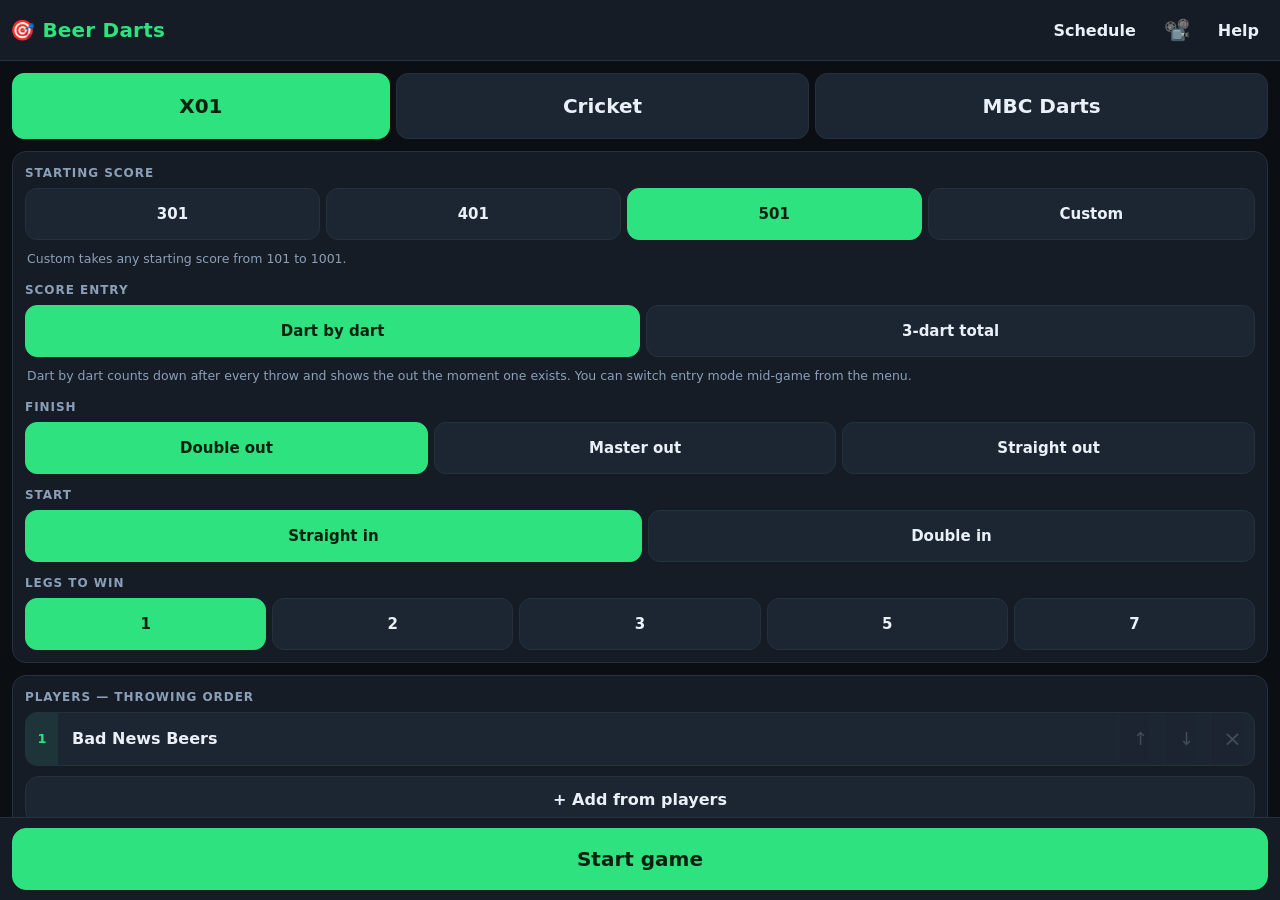
<file: index.html>
<!doctype html>
<html lang="en">
<head>
<meta charset="utf-8">
<meta name="viewport" content="width=device-width, initial-scale=1, viewport-fit=cover, maximum-scale=1, user-scalable=no">
<meta name="theme-color" content="#0b0f14">
<meta name="mobile-web-app-capable" content="yes">
<meta name="apple-mobile-web-app-capable" content="yes">
<meta name="apple-mobile-web-app-status-bar-style" content="black-translucent">
<title>Beer Darts</title>
<link rel="manifest" href="manifest.webmanifest">
<link rel="icon" href="icon.svg" type="image/svg+xml">
<link rel="stylesheet" href="styles.css">
</head>
<body>

<div id="app">

  <!-- ─────────────────────────── SETUP ─────────────────────────── -->
  <section id="screen-setup" class="screen active">
    <header class="topbar">
      <div class="brand">🎯 <span>Beer Darts</span></div>
      <a class="btn ghost link" id="schedule-link" target="_blank" rel="noopener">Schedule</a>
      <button class="btn ghost pj-quick" data-act="projector" aria-label="Projector mode (rotate 90°)"
              title="Projector mode (rotate 90°)">&#128253;&#xFE0F;</button>
      <button class="btn ghost" data-act="help">Help</button>
    </header>

    <div class="scroll">
      <div class="seg xl" data-opt="type">
        <button class="seg-btn active" data-v="x01">X01</button>
        <button class="seg-btn" data-v="cricket">Cricket</button>
        <button class="seg-btn" data-v="mbc">MBC Darts</button>
      </div>

      <div class="panel" id="opts-x01">
        <h2>Starting score</h2>
        <div class="seg" data-opt="start">
          <button class="seg-btn" data-v="301">301</button>
          <button class="seg-btn" data-v="401">401</button>
          <button class="seg-btn active" data-v="501">501</button>
          <button class="seg-btn" data-v="custom">Custom</button>
        </div>
        <p class="hint">Custom takes any starting score from 101 to 1001.</p>

        <h2>Score entry</h2>
        <div class="seg" data-opt="entry">
          <button class="seg-btn active" data-v="darts">Dart by dart</button>
          <button class="seg-btn" data-v="total">3-dart total</button>
        </div>
        <p class="hint">Dart by dart counts down after every throw and shows the out the moment one exists. You can switch entry mode mid-game from the menu.</p>

        <h2>Finish</h2>
        <div class="seg" data-opt="outMode">
          <button class="seg-btn active" data-v="double">Double out</button>
          <button class="seg-btn" data-v="master">Master out</button>
          <button class="seg-btn" data-v="straight">Straight out</button>
        </div>

        <h2>Start</h2>
        <div class="seg" data-opt="doubleIn">
          <button class="seg-btn active" data-v="0">Straight in</button>
          <button class="seg-btn" data-v="1">Double in</button>
        </div>

        <h2>Legs to win</h2>
        <div class="seg" data-opt="legs">
          <button class="seg-btn active" data-v="1">1</button>
          <button class="seg-btn" data-v="2">2</button>
          <button class="seg-btn" data-v="3">3</button>
          <button class="seg-btn" data-v="5">5</button>
          <button class="seg-btn" data-v="7">7</button>
        </div>
      </div>

      <div class="panel" id="opts-cricket" hidden>
        <h2>Variant</h2>
        <div class="seg" data-opt="variant">
          <button class="seg-btn active" data-v="standard">Standard</button>
          <button class="seg-btn" data-v="cutthroat">Cutthroat</button>
          <button class="seg-btn" data-v="noscore">No score</button>
        </div>
        <p class="hint" id="variant-hint"></p>

        <h2>Numbers</h2>
        <div class="seg" data-opt="range">
          <button class="seg-btn active" data-v="std">15–20 + Bull</button>
          <button class="seg-btn" data-v="wide">10–20 + Bull</button>
        </div>

        <h2>Legs to win</h2>
        <div class="seg" data-opt="clegs">
          <button class="seg-btn active" data-v="1">1</button>
          <button class="seg-btn" data-v="2">2</button>
          <button class="seg-btn" data-v="3">3</button>
          <button class="seg-btn" data-v="5">5</button>
        </div>
      </div>

      <div class="panel" id="opts-mbc" hidden>
        <h2>Leg order</h2>
        <ol id="mbc-list" class="player-list"></ol>
        <button class="btn wide" data-act="mbc-reset">League order</button>
        <p class="hint">Two teams, eight legs, a point a leg. 501 and 401 are double out and start with Diddle in the Middle; cricket is standard, 15–20 and bull. Play the legs in any order: this is just the plan, and the Match screen in the menu lets you start any unplayed leg next.</p>

        <h2>Score entry</h2>
        <div class="seg" data-opt="entry">
          <button class="seg-btn active" data-v="darts">Dart by dart</button>
          <button class="seg-btn" data-v="total">3-dart total</button>
        </div>
      </div>

      <div class="panel">
        <h2 id="players-title">Players &mdash; throwing order</h2>
        <ol id="player-list" class="player-list"></ol>
        <button class="btn wide" data-act="add-player">+ Add from players</button>
      </div>

      <div class="panel">
        <h2>Projector mode (rotate 90°)</h2>
        <div class="seg" data-opt="projector">
          <button class="seg-btn active" data-v="0">Off</button>
          <button class="seg-btn" data-v="1">On</button>
        </div>
        <h2>Turn</h2>
        <div class="seg" data-opt="projectorDir">
          <button class="seg-btn active" data-v="cw">&#8635; Clockwise</button>
          <button class="seg-btn" data-v="ccw">&#8634; Counter-clockwise</button>
        </div>
        <p class="hint">For mirroring to a projector laid on its side: lock the tablet in landscape and the scoreboard is drawn turned 90°, full size. Pick whichever turn makes it read upright on the wall. The first tap hides the system bars. Also in the game menu, and the projector button at the top.</p>
      </div>
    </div>

    <footer class="bottombar">
      <button class="btn primary xl" data-act="start">Start game</button>
    </footer>
  </section>

  <!-- ─────────────────────────── GAMES ─────────────────────────── -->
  <section id="screen-x01" class="screen"></section>
  <section id="screen-cricket" class="screen"></section>

</div>

<div id="modal-root"></div>

<script src="js/projector.js"></script>
<script src="js/league.js"></script>
<script src="js/schedule.js"></script>
<script src="js/checkout.js"></script>
<script src="js/ui.js"></script>
<script src="js/x01.js"></script>
<script src="js/cricket.js"></script>
<script src="js/mbc.js"></script>
<script src="js/app.js"></script>
</body>
</html>
</file>
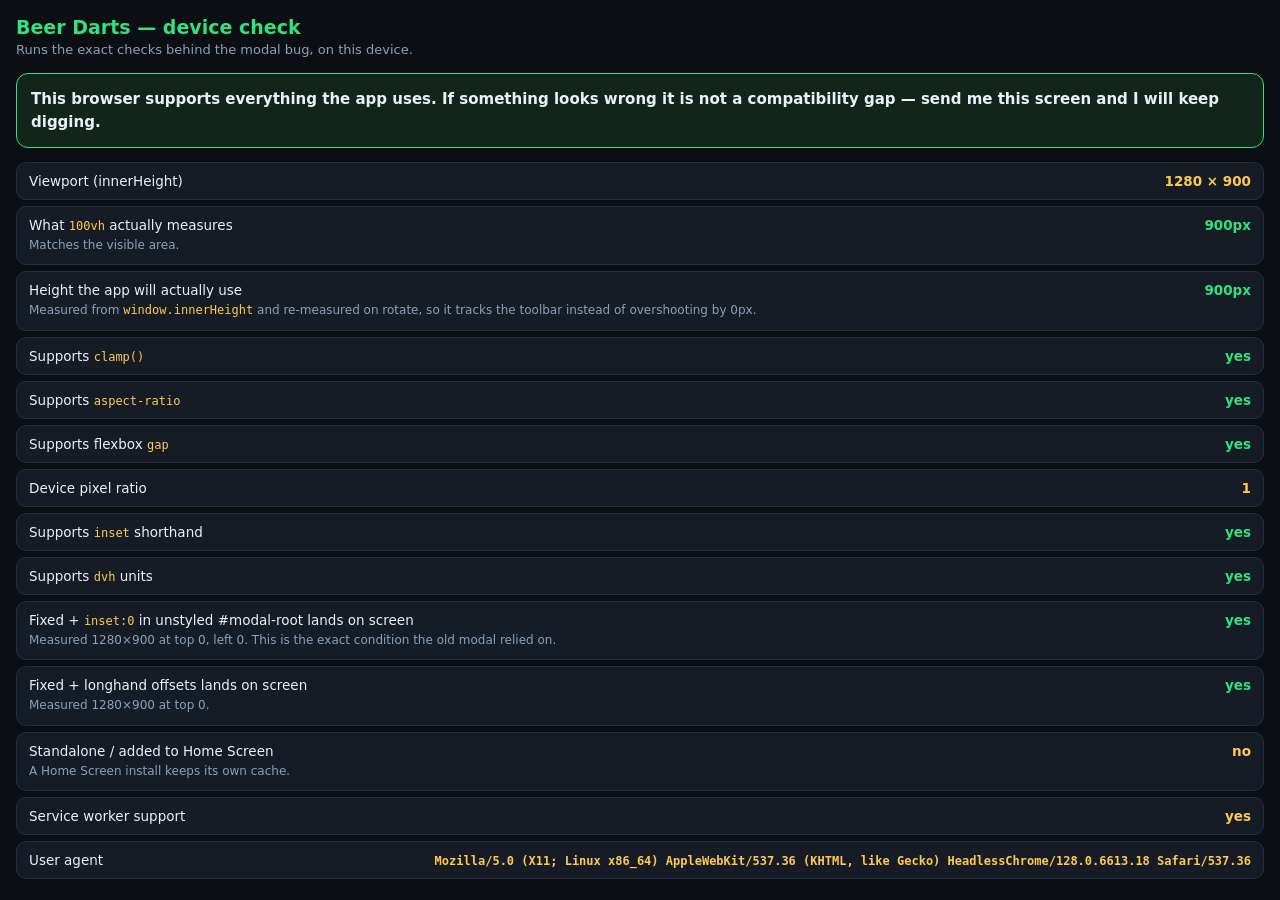
<file: diag.html>
<!doctype html>
<html lang="en">
<head>
<meta charset="utf-8">
<meta name="viewport" content="width=device-width, initial-scale=1, viewport-fit=cover">
<title>Beer Darts — device check</title>
<style>
  html, body { margin: 0; height: 100%; overflow: hidden; background: #0b0f14; color: #eaf0f7;
    font-family: system-ui, -apple-system, "Segoe UI", Roboto, sans-serif; }
  /* Deliberately mirrors the real app's structure so the checks below are
     measuring the same conditions the app actually runs under. */
  #app { height: 100vh; height: 100dvh; }
  #modal-root { }            /* left unstyled on purpose: this is the suspect setup */
  .wrap { height: 100%; overflow-y: auto; padding: 16px; box-sizing: border-box; }
  h1 { font-size: 19px; margin: 0 0 4px; color: #2ee27f; }
  p.sub { margin: 0 0 16px; font-size: 13px; color: #8ba0b8; }
  .row { display: flex; gap: 10px; padding: 10px 12px; border: 1px solid #26313f;
    border-radius: 10px; margin-bottom: 6px; background: #151c26; align-items: flex-start; }
  .k { flex: 1; font-size: 13.5px; }
  .v { font-weight: 800; font-size: 13.5px; white-space: nowrap; }
  .ok { color: #2ee27f; } .bad { color: #ff5f5f; } .info { color: #ffc94d; }
  .note { font-size: 12px; color: #8ba0b8; margin-top: 4px; line-height: 1.45; }
  #verdict { margin: 14px 0; padding: 14px; border-radius: 12px; font-size: 15px;
    font-weight: 700; line-height: 1.5; }
  .v-ok { background: #13251b; border: 1px solid #2ee27f; }
  .v-bad { background: #351313; border: 1px solid #ff5f5f; }
  code { font-size: 12px; color: #ffc94d; word-break: break-all; }
</style>
</head>
<body>

<div id="app">
  <div class="wrap">
    <h1>Beer Darts — device check</h1>
    <p class="sub">Runs the exact checks behind the modal bug, on this device.</p>
    <div id="verdict"></div>
    <div id="out"></div>
  </div>
</div>

<div id="modal-root"></div>

<script>
(function () {
  var out = document.getElementById('out');
  function row(k, v, cls, note) {
    out.insertAdjacentHTML('beforeend',
      '<div class="row"><div class="k">' + k +
      (note ? '<div class="note">' + note + '</div>' : '') +
      '</div><div class="v ' + (cls || '') + '">' + v + '</div></div>');
  }

  var sup = function (prop, val) {
    return !!(window.CSS && CSS.supports && CSS.supports(prop, val));
  };
  var supportsInset  = sup('inset', '0');
  var supportsDvh    = sup('height', '100dvh');
  var supportsClamp  = sup('font-size', 'clamp(10px, 2vh, 20px)');
  var supportsAspect = sup('aspect-ratio', '1');

  /* The cut-off keypad in one number: on iOS, 100vh is the toolbar-HIDDEN
     height, so it exceeds what you can actually see. */
  var probeVh = document.createElement('div');
  probeVh.style.cssText = 'position:absolute;top:0;left:0;width:1px;height:100vh;visibility:hidden;';
  document.body.appendChild(probeVh);
  var vh100 = Math.round(probeVh.getBoundingClientRect().height);
  document.body.removeChild(probeVh);
  var hiddenBelowFold = vh100 - window.innerHeight;

  /* Flexbox gap (Safari 14.1+); grid gap is much older. */
  var gp = document.createElement('div');
  gp.style.cssText = 'position:absolute;visibility:hidden;display:flex;gap:20px;';
  gp.innerHTML = '<i style="width:10px"></i><i style="width:10px"></i>';
  document.body.appendChild(gp);
  var flexGapOk = gp.getBoundingClientRect().width >= 39;
  document.body.removeChild(gp);

  /* The heart of it: build a backdrop exactly as the app does, inside the
     unstyled #modal-root that sits after a full-viewport #app, and measure
     where it actually lands. */
  var root = document.getElementById('modal-root');
  var probe = document.createElement('div');
  probe.style.cssText = 'position:fixed;inset:0;z-index:50;background:rgba(0,0,0,.01);';
  root.appendChild(probe);
  var pr = probe.getBoundingClientRect();
  var vw = window.innerWidth, vh = window.innerHeight;
  var landsCorrectly = Math.abs(pr.top) <= 2 && Math.abs(pr.left) <= 2 &&
                       Math.abs(pr.width - vw) <= 2 && Math.abs(pr.height - vh) <= 2;
  root.removeChild(probe);

  /* Same probe, but with longhand offsets instead of the `inset` shorthand. */
  var probe2 = document.createElement('div');
  probe2.style.cssText = 'position:fixed;top:0;right:0;bottom:0;left:0;z-index:50;background:rgba(0,0,0,.01);';
  root.appendChild(probe2);
  var pr2 = probe2.getBoundingClientRect();
  var longhandOk = Math.abs(pr2.top) <= 2 && Math.abs(pr2.width - vw) <= 2 && Math.abs(pr2.height - vh) <= 2;
  root.removeChild(probe2);

  row('Viewport (innerHeight)', vw + ' &times; ' + vh, 'info');
  row('What <code>100vh</code> actually measures', vh100 + 'px',
      hiddenBelowFold > 4 ? 'info' : 'ok',
      hiddenBelowFold > 4
        ? '<b>' + hiddenBelowFold + 'px taller than the screen</b> — the toolbar. This is ' +
          'normal for iOS and it changes with orientation, which is why no fixed CSS ' +
          'value works. This page keeps the old 100vh setup on purpose so it can ' +
          'measure it; the app itself no longer uses it.'
        : 'Matches the visible area.');
  row('Height the app will actually use', vh + 'px', 'ok',
      'Measured from <code>window.innerHeight</code> and re-measured on rotate, so it ' +
      'tracks the toolbar instead of overshooting by ' + hiddenBelowFold + 'px.');
  row('Supports <code>clamp()</code>', supportsClamp ? 'yes' : 'NO',
      supportsClamp ? 'ok' : 'bad',
      supportsClamp ? '' : 'Needs Safari 13.1+. Without it every font-size using it is dropped.');
  row('Supports <code>aspect-ratio</code>', supportsAspect ? 'yes' : 'NO',
      supportsAspect ? 'ok' : 'bad',
      supportsAspect ? '' : 'Needs Safari 15+. Cricket marks rely on it.');
  row('Supports flexbox <code>gap</code>', flexGapOk ? 'yes' : 'NO',
      flexGapOk ? 'ok' : 'bad',
      flexGapOk ? '' : 'Needs Safari 14.1+. Spacing collapses in flex rows.');
  row('Device pixel ratio', (window.devicePixelRatio || 1), 'info');
  row('Supports <code>inset</code> shorthand', supportsInset ? 'yes' : 'NO',
      supportsInset ? 'ok' : 'bad',
      supportsInset ? '' : 'Needs Safari 14.1+. Without it the old backdrop rule collapsed.');
  row('Supports <code>dvh</code> units', supportsDvh ? 'yes' : 'NO',
      supportsDvh ? 'ok' : 'bad',
      supportsDvh ? '' : 'Needs Safari 15.4+. Height caps fall back to vh.');
  row('Fixed + <code>inset:0</code> in unstyled #modal-root lands on screen',
      landsCorrectly ? 'yes' : 'NO', landsCorrectly ? 'ok' : 'bad',
      'Measured ' + Math.round(pr.width) + '&times;' + Math.round(pr.height) +
      ' at top ' + Math.round(pr.top) + ', left ' + Math.round(pr.left) +
      '. This is the exact condition the old modal relied on.');
  row('Fixed + longhand offsets lands on screen',
      longhandOk ? 'yes' : 'NO', longhandOk ? 'ok' : 'bad',
      'Measured ' + Math.round(pr2.width) + '&times;' + Math.round(pr2.height) +
      ' at top ' + Math.round(pr2.top) + '.');
  row('Standalone / added to Home Screen',
      (window.navigator.standalone === true) ? 'yes' : 'no', 'info',
      'A Home Screen install keeps its own cache.');
  row('Service worker support', ('serviceWorker' in navigator) ? 'yes' : 'no', 'info');
  row('User agent', '<code>' + navigator.userAgent + '</code>', 'info');

  var v = document.getElementById('verdict');
  var oldBrowser = !supportsClamp || !supportsInset || !supportsDvh || !flexGapOk || !supportsAspect;
  v.className = 'v-ok';
  if (oldBrowser) {
    v.innerHTML = 'Older browser detected — every gap listed above has a fallback in the ' +
      'app, so it should render correctly. If something still looks wrong, ' +
      '<b>say what and where</b> and send me this screen.';
  } else {
    v.innerHTML = 'This browser supports everything the app uses. If something looks ' +
      'wrong it is not a compatibility gap — send me this screen and I will keep digging.';
  }
})();
</script>
</body>
</html>
</file>
<file: styles.css>
:root {
  --bg: #0b0f14;
  --panel: #151c26;
  --panel2: #1c2532;
  --line: #26313f;
  --txt: #eaf0f7;
  --dim: #8ba0b8;
  --accent: #2ee27f;
  --amber: #ffc94d;
  --red: #ff5f5f;
  --r: 14px;
  --gap: 6px;
}

* { box-sizing: border-box; -webkit-tap-highlight-color: transparent; }

html, body {
  margin: 0;
  height: 100%;
  background: var(--bg);
  color: var(--txt);
  font-family: system-ui, -apple-system, "Segoe UI", Roboto, sans-serif;
  font-size: 16px;
  overflow: hidden;
  overscroll-behavior: none;
  user-select: none;
  -webkit-user-select: none;
  -webkit-touch-callout: none;   /* no iOS long-press menu -- long-press is a control here */
  -webkit-text-size-adjust: 100%;
}

button {
  font: inherit;
  color: inherit;
  background: none;
  border: 0;
  padding: 0;
  cursor: pointer;
  touch-action: manipulation;
}
button:disabled { opacity: .32; pointer-events: none; }

/* iOS Safari's 100vh is the toolbar-HIDDEN height, so a full-height app runs
   off the bottom of the screen and the last keypad row hides under the
   toolbar. dvh fixes that but needs Safari 15.4+, which rules out anything
   older (an iPad mini 3 tops out at iOS 12). The JS-measured value is the
   only one every browser agrees on, so it wins when available. */
#app { height: 100vh; height: 100dvh; }
html.js-vh #app { height: var(--app-h); }

.screen { display: none; height: 100%; flex-direction: column; }
.screen.active { display: flex; }

/* ── bars ──────────────────────────────────────────────────── */
.topbar {
  flex: 0 0 auto;
  display: flex;
  align-items: center;
  gap: 8px;
  padding: max(6px, env(safe-area-inset-top)) 10px 6px;
  border-bottom: 1px solid var(--line);
  background: var(--panel);
}
.topinfo {
  flex: 1;
  text-align: center;
  font-size: 13px;
  color: var(--dim);
  letter-spacing: .02em;
  white-space: nowrap;
  overflow: hidden;
  text-overflow: ellipsis;
}
.brand { flex: 1; min-width: 0; font-size: 20px; font-weight: 700; letter-spacing: .01em; white-space: nowrap; overflow: hidden; text-overflow: ellipsis; }
/* Two words beside the brand, so they come down from icon size to fit. */
#screen-setup .topbar .btn { font-size: 16px; padding: 0 10px; }
@media (max-width: 360px) {
  #screen-setup .topbar { gap: 2px; }
  #screen-setup .topbar .brand { font-size: 17px; }
  #screen-setup .topbar .btn { font-size: 15px; padding: 0 7px; min-width: 0; }
}
.brand span { color: var(--accent); }

.bottombar {
  flex: 0 0 auto;
  padding: 10px 12px max(10px, env(safe-area-inset-bottom));
  border-top: 1px solid var(--line);
  background: var(--panel);
}

/* ── buttons ───────────────────────────────────────────────── */
.btn {
  min-height: 48px;
  min-width: 48px;
  padding: 0 16px;
  border-radius: var(--r);
  background: var(--panel2);
  border: 1px solid var(--line);
  font-weight: 600;
  transition: transform .06s, background .12s;
}
.btn:active { transform: scale(.96); background: #26303f; }
.btn.ghost { background: transparent; border-color: transparent; font-size: 22px; }
.btn.primary { background: var(--accent); border-color: var(--accent); color: #06210f; }
.btn.danger { background: var(--red); border-color: var(--red); color: #2a0808; }
/* A link dressed as a button: same box, none of the link styling. */
.btn.link {
  display: inline-flex;
  align-items: center;
  justify-content: center;
  color: var(--txt);
  text-decoration: none;
  touch-action: manipulation;
  -webkit-touch-callout: default;   /* a real link, so let iOS offer its menu */
}
.btn.wide { width: 100%; }
.btn.xl { width: 100%; min-height: 62px; font-size: 20px; }

/* ── setup ─────────────────────────────────────────────────── */
.scroll {
  flex: 1;
  min-height: 0;
  overflow-y: auto;
  -webkit-overflow-scrolling: touch;
  padding: 12px;
}
.panel {
  background: var(--panel);
  border: 1px solid var(--line);
  border-radius: var(--r);
  padding: 12px;
  margin-bottom: 12px;
}
.panel h2 {
  margin: 14px 0 8px;
  font-size: 12px;
  font-weight: 700;
  text-transform: uppercase;
  letter-spacing: .08em;
  color: var(--dim);
}
.panel h2:first-child { margin-top: 2px; }
.hint { margin: 10px 2px 0; font-size: 12.5px; line-height: 1.5; color: var(--dim); }

.seg { display: flex; gap: var(--gap); flex-wrap: wrap; }
.seg-btn {
  flex: 1 1 auto;
  min-width: 62px;
  min-height: 52px;
  padding: 0 12px;
  border-radius: 12px;
  background: var(--panel2);
  border: 1px solid var(--line);
  font-weight: 600;
  font-size: 15px;
  transition: transform .06s;
}
.seg-btn:active { transform: scale(.96); }
.seg-btn.active { background: var(--accent); border-color: var(--accent); color: #06210f; }
.seg.xl { margin-bottom: 12px; }
.seg.xl .seg-btn { min-height: 66px; font-size: 20px; font-weight: 700; }

/* Throwing order, so a list rather than a bag of chips. */
.player-list {
  list-style: none;
  margin: 0 0 10px;
  padding: 0;
  display: flex;
  flex-direction: column;
  gap: var(--gap);
}
.prow {
  display: flex;
  align-items: stretch;
  gap: 2px;
  background: var(--panel2);
  border: 1px solid var(--line);
  border-radius: 12px;
  overflow: hidden;
}
.prow-n {
  display: flex;
  align-items: center;
  justify-content: center;
  width: 32px;
  flex: 0 0 auto;
  font-size: 13px;
  font-weight: 800;
  color: var(--accent);
  background: rgba(46, 226, 127, .08);
}
.prow-name {
  flex: 1;
  min-width: 0;
  min-height: 52px;
  padding: 0 12px;
  text-align: left;
  font-weight: 600;
  white-space: nowrap;
  overflow: hidden;
  text-overflow: ellipsis;
}
.prow-btn {
  flex: 0 0 auto;
  width: 44px;
  color: var(--dim);
  font-size: 18px;
  border-left: 1px solid var(--line);
}
.prow-btn:active { background: #2b3a4a; color: var(--txt); }
.prow-btn.del { font-size: 22px; }
.prow-btn.del:active { background: var(--red); color: #fff; }

/* Diddle in the Middle: a moment of ceremony, then one big target per player. */
.diddle-hero { text-align: center; padding: 18px 8px 22px; }
.dh-icon { font-size: 64px; line-height: 1; margin-bottom: 10px; }
.dh-title {
  margin: 0;
  font-size: 38px;
  font-size: clamp(30px, 10vw, 52px);
  font-weight: 800;
  line-height: 1.05;
  letter-spacing: -.01em;
}
.dh-title span { color: var(--accent); display: block; font-size: 1.25em; }
.dh-sub { margin: 12px auto 0; max-width: 28em; font-size: 15px; line-height: 1.45; color: var(--dim); }
@media (orientation: landscape) and (max-height: 620px) {
  .diddle-hero { padding: 8px 8px 12px; }
  .dh-icon { display: none; }
  .dh-title { font-size: 30px; }
  .dh-title span { display: inline; font-size: 1em; }
}

.diddle-list { display: flex; flex-direction: column; gap: var(--gap); }
.diddle-list .btn { white-space: nowrap; overflow: hidden; text-overflow: ellipsis; }

/* Roster picker */
.roster { display: flex; flex-direction: column; gap: 4px; max-height: 56vh; max-height: 56dvh; overflow-y: auto; -webkit-overflow-scrolling: touch; }
.roster .empty { text-align: center; padding: 18px 0; }
/* 14 rows overflow the list's max-height, so these are under shrink pressure.
   Chromium is saved by the automatic min-height:auto floor, but this is a
   flex container nested in a flex column with its min-height on the child --
   exactly where WebKit's automatic minimum size differs, squashing rows until
   their content spills onto the row below. State the floor explicitly and let
   the list scroll, which is what overflow-y:auto is there for. */
.rrow-wrap { display: flex; align-items: stretch; gap: 2px; flex-shrink: 0; min-height: 50px; }
.rrow {
  flex: 1;
  min-width: 0;
  display: flex;
  align-items: center;
  gap: 8px;
  min-height: 50px;
  padding: 0 10px;
  border-radius: 10px;
  background: var(--panel2);
  border: 1px solid var(--line);
  text-align: left;
}
.rrow.on { background: #16241c; border-color: var(--accent); }
.rrow:active { transform: scale(.99); }
.rr-check {
  flex: 0 0 auto;
  width: 18px;
  color: var(--accent);
  font-weight: 800;
  font-size: 15px;
}
.rr-name {
  flex: 1;
  min-width: 0;
  font-size: 14.5px;
  font-weight: 600;
  white-space: nowrap;
  overflow: hidden;
  text-overflow: ellipsis;
}
.rr-del {
  flex: 0 0 auto;
  width: 38px;
  border-radius: 10px;
  color: #4e6076;
  font-size: 19px;
  border: 1px solid transparent;
}
.rr-del:active { background: var(--red); color: #fff; }
/* The star that makes a team ours; filled on the one that is. */
.rr-team {
  flex: 0 0 auto;
  width: 38px;
  border-radius: 10px;
  color: #4e6076;
  font-size: 19px;
  border: 1px solid transparent;
}
.rr-team.on { color: var(--amber, #ffc94d); }
.rr-team:active { background: var(--panel); }

/* ── player cards ──────────────────────────────────────────── */
.players {
  flex: 0 0 auto;
  display: grid;
  grid-auto-flow: column;
  grid-auto-columns: minmax(112px, 1fr);
  gap: var(--gap);
  padding: 8px;
  overflow-x: auto;
  overflow-y: hidden;
  scrollbar-width: none;
}
.players::-webkit-scrollbar { display: none; }
.pcard {
  position: relative;
  padding: 8px 10px;
  border-radius: 12px;
  background: var(--panel);
  border: 1px solid var(--line);
  min-width: 0;
}
.pcard.on { border-color: var(--accent); background: #16241c; }
.pc-top { display: flex; align-items: baseline; gap: 6px; }
.pc-name {
  flex: 1;
  font-size: 13px;
  font-weight: 600;
  color: var(--dim);
  white-space: nowrap;
  overflow: hidden;
  text-overflow: ellipsis;
}
.pcard.on .pc-name { color: var(--accent); }
.pc-legs {
  font-size: 12px;
  font-weight: 700;
  color: var(--amber);
  background: #2a2415;
  border-radius: 6px;
  padding: 1px 6px;
}
.pc-score { font-size: 26px; font-size: clamp(24px, 4.4vh, 34px); font-weight: 800; line-height: 1.1; font-variant-numeric: tabular-nums; }
/* The last visit stays on short screens; only the average makes way. */
.pc-last {
  flex: 0 0 auto;
  padding: 2px 7px;
  border-radius: 8px;
  background: var(--panel2);
  border: 1px solid var(--line);
  font-size: 17px;
  font-weight: 800;
  line-height: 1.2;
  font-variant-numeric: tabular-nums;
}
.pc-last-k { font-size: 11px; font-weight: 700; color: var(--dim); }
.pc-last.big { color: var(--amber); border-color: #5a4a1f; background: #2a2415; }
.pc-last.bust { color: var(--red); border-color: #5a2626; background: #2a1414; font-size: 13px; }
.pc-meta { display: flex; flex-wrap: wrap; align-items: center; justify-content: space-between; gap: 6px; min-height: 0; margin-top: 2px; font-size: 11.5px; color: var(--dim); font-variant-numeric: tabular-nums; }
.pc-avg { margin-left: auto; white-space: nowrap; }
.pc-tag { margin-top: 3px; font-size: 10.5px; color: var(--amber); }

/* ── x01 focus panel ───────────────────────────────────────── */
.focus {
  position: relative;
  /* Yields before the keypad does. .focus-score has flex-shrink:0 so its box
     always holds its text; if space runs out the number crops here rather than
     the keypad losing its bottom row off the screen. */
  flex: 1 1 auto;
  min-height: 0;
  display: flex;
  flex-direction: column;
  align-items: center;
  justify-content: center;
  gap: 10px;
  padding: 4px 10px 8px;
  overflow: hidden;
}
.focus-name { font-size: 14px; font-weight: 600; color: var(--accent); letter-spacing: .03em; }
.focus-score {
  /* dvh matches #app; bare vh is the tall viewport and oversizes on phones. */
  font-size: 64px;                          /* no clamp() before Safari 13.1 */
  font-size: clamp(34px, 9.5vh, 132px);
  font-size: clamp(34px, 9.5dvh, 132px);
  font-weight: 800;
  /* Under ~1.15 the glyph em box spills past the line box. */
  line-height: 1.15;
  /* Never shrink below the text: a squashed box paints its digits over the
     row beneath instead of clipping. */
  flex-shrink: 0;
  letter-spacing: -.02em;
  font-variant-numeric: tabular-nums;
}

.turnzone { flex: 0 0 auto; display: flex; justify-content: center; padding: 0 8px 8px; }
.turnrow { position: relative; display: flex; align-items: center; gap: var(--gap); }
.dslot {
  min-width: 62px;
  padding: 5px 8px;
  text-align: center;
  border-radius: 10px;
  background: var(--panel);
  border: 1px solid var(--line);
  font-size: 15px;
  font-weight: 700;
  color: var(--dim);
}
.dslot.sm { min-width: 52px; font-size: 13px; padding: 4px 6px; }
.dslot.wide { min-width: 190px; font-size: 22px; font-variant-numeric: tabular-nums; }
.dslot.filled { color: var(--txt); border-color: #3a4a5e; background: var(--panel2); }
.dslot .ph { color: #55677d; font-size: 15px; font-weight: 500; }
.turntotal {
  /* Taken out of flow so the dart slots stay centred on screen. */
  position: absolute;
  left: calc(100% + var(--gap));
  top: 50%;
  transform: translateY(-50%);
  min-width: 46px;
  text-align: left;
  font-size: 19px;
  font-weight: 800;
  color: var(--amber);
  font-variant-numeric: tabular-nums;
}

/* ── checkout ──────────────────────────────────────────────── */
.checkout {
  flex: 0 0 auto;
  margin: 0;
  width: 100%;
  max-width: 560px;
  display: flex;
  flex-direction: column;
  align-items: center;
  justify-content: center;
  gap: 3px;
  padding: 6px 10px;
  border-radius: 12px;
  border: 1px solid var(--line);
  background: var(--panel);
}
.checkout.off { color: #4e6076; font-size: 13px; }
.checkout.warn { color: var(--amber); font-size: 13.5px; background: #241f12; border-color: #4a3f1e; }
.checkout.on { border-color: var(--accent); background: #13251b; }
.co-label { font-size: 10.5px; text-transform: uppercase; letter-spacing: .1em; color: var(--accent); }
.co-main { display: flex; gap: var(--gap); flex-wrap: wrap; justify-content: center; }
.co-dart {
  padding: 3px 12px;
  border-radius: 8px;
  background: var(--accent);
  color: #06210f;
  font-size: 19px;
  font-size: clamp(17px, 3vh, 23px);
  font-weight: 800;
  letter-spacing: .01em;
}
.co-alt { font-size: 12px; color: var(--dim); font-weight: 600; }
.co-alt .sep { margin: 0 7px; color: #46586d; font-weight: 400; }

.flash {
  position: absolute;
  top: 4px;
  padding: 3px 12px;
  border-radius: 999px;
  background: var(--panel2);
  border: 1px solid var(--line);
  font-size: 12px;
  font-weight: 700;
  color: var(--dim);
  animation: pop .25s ease-out;
}
.flash.bust { background: #351313; border-color: var(--red); color: var(--red); }
@keyframes pop { from { opacity: 0; transform: translateY(-6px); } }

/* ── keypads ───────────────────────────────────────────────── */
.pad {
  /* Content-based basis so it never over-claims, but a heavier grow weight
     than .focus: spare height is worth more to the keypad than to the score,
     and an even 1:1 split left the number keys at ~33px. */
  flex: 3 1 auto;
  /* Never shrink below the rows: multrow/slangrow/botrow are flex:0 0 auto and
     cannot compress, so a shrunken .pad pushes its last row off the screen. */
  min-height: min-content;
  display: flex;
  flex-direction: column;
  gap: var(--gap);
  padding: 0 8px max(8px, env(safe-area-inset-bottom));
}
.key {
  border-radius: 12px;
  background: var(--panel2);
  border: 1px solid var(--line);
  font-weight: 700;
  font-size: 18px;
  font-size: clamp(16px, 2.6vh, 22px);
  transition: transform .05s, background .1s;
  min-height: 0;
}
.key:active { transform: scale(.94); background: #31404f; }

.multrow { flex: 0 0 auto; display: grid; grid-auto-flow: column; grid-auto-columns: 1fr; gap: var(--gap); }
.multrow .key { min-height: 54px; font-size: 14px; letter-spacing: .06em; }
.key.mult.on { background: var(--amber); border-color: var(--amber); color: #2a2003; }

/* Nested flex rows, not Grid. Grid fr-track sizing behaves differently on
   Safari 12, which left the bottom rows overflowing their box. `flex: 1 1 0`
   with `min-height: 0` distributes and shrinks identically on every engine. */
.numgrid {
  flex: 1 1 auto;
  min-height: 0;
  display: flex;
  flex-direction: column;
  gap: var(--gap);
  overflow: hidden;
}
.numrow {
  flex: 1 1 0;
  min-height: 0;
  display: flex;
  gap: var(--gap);
}
.numrow > .key { flex: 1 1 0; min-width: 0; }
.slangrow { flex: 0 0 auto; display: grid; grid-template-columns: repeat(4, 1fr); gap: var(--gap); }
.slangrow .key { min-height: 58px; }
.botrow { flex: 0 0 auto; display: grid; grid-template-columns: repeat(4, 1fr); gap: var(--gap); }
.botrow .key { min-height: 58px; font-size: 15px; }
.key.alt { background: var(--panel); }
.key.go { background: var(--accent); border-color: var(--accent); color: #06210f; }

.pad.total .quickrow {
  flex: 0 0 auto;
  display: grid;
  /* 8 named chips: two even rows of four. */
  grid-template-columns: repeat(4, 1fr);
  gap: var(--gap);
}
.pad.total .quickrow .key { min-height: 50px; }
.key.quick { overflow: hidden; }
.key.quick, .key.slang {
  display: flex;
  flex-direction: column;
  align-items: center;
  justify-content: center;
  gap: 1px;
  line-height: 1.05;
  padding: 2px;
}
.q-name {
  font-size: 11px;
  font-size: clamp(10px, 2.6vw, 13px);
  font-weight: 800;
  letter-spacing: .03em;
  line-height: 1.05;
  text-transform: uppercase;
  color: var(--amber);
  text-align: center;
}
.q-emoji {
  font-size: 20px;
  font-size: clamp(13px, 3.4vw, 24px);
  letter-spacing: -.5px;
  line-height: 1;
  font-family: "Segoe UI Emoji", "Apple Color Emoji", "Noto Color Emoji", sans-serif;
}
/* Four to a row now, so a pair like 🥓🍳 must shrink rather than wrap onto
   a second line -- a taller row starves the number grid on small phones. */
.key.slang .q-emoji { font-size: 28px; font-size: clamp(16px, 6.4vw, 28px); white-space: nowrap; }
/* What a shortcut is worth, under its face. */
.q-pts { font-size: 11.5px; font-weight: 800; color: var(--dim); line-height: 1; font-variant-numeric: tabular-nums; }
.key.slang .q-pts { font-size: 13px; }
.key.quick.fire .q-pts { color: var(--amber); }
.pad.total .numpad {
  flex: 1 1 auto;
  min-height: 0;
  display: flex;
  flex-direction: column;
  gap: var(--gap);
  overflow: hidden;
}

/* ── cricket grid ──────────────────────────────────────────── */
/* A column of flex rows, not CSS Grid: Grid's fr-track row sizing is
   unreliable on pre-2020 Safari (confirmed on an iPad mini 3) and let rows
   overflow their box there. Flex rows shrink identically everywhere. Every
   row repeats the same column widths so they still line up without Grid's
   shared column tracks to lean on. */
.cgrid {
  position: relative;   /* anchors the floating .flash badge, see below */
  flex: 1 1 auto;
  min-height: 0;
  display: flex;
  flex-direction: column;
  gap: 3px;
  padding: 6px;
  overflow: hidden;   /* clip rather than spill past the screen edge */
}
/* No turns means no permanent status row -- .flash reuses the same floating,
   no-layout-space badge X01 uses for its own bust/checkout feedback, just
   centred explicitly since .cgrid (unlike .focus) isn't align-items:center. */
.cgrid .flash { left: 50%; transform: translateX(-50%); z-index: 1; }
.crow { flex: 1 1 0; min-height: 0; display: flex; gap: 3px; }
/* The label column (corner / target number) now sits mid-row, between two
   groups of players, rather than always being the first cell -- selected by
   class rather than position. It's fixed-width; player cells on both sides
   split the remaining width evenly, same as the old repeat(var(--cols), 1fr). */
.crow > .ct, .crow > .ch.corner { flex: 0 0 15%; min-width: 56px; }
.crow > .ch:not(.corner), .crow > .cc { flex: 1 1 0; min-width: 0; }
.ch {
  display: flex;
  flex-direction: column;
  align-items: center;
  justify-content: center;
  border-radius: 10px;
  background: var(--panel);
  border: 1px solid var(--line);
  padding: 2px;
  min-width: 0;
}
.ch.corner { background: none; border: 0; }
.ch-name {
  max-width: 100%;
  font-size: 15px;                       /* plain px fallback: no clamp() before Safari 13.1 */
  font-size: clamp(14px, 2.2vh, 18px);
  font-weight: 700;
  color: var(--dim);
  white-space: nowrap;
  overflow: hidden;
  text-overflow: ellipsis;
}
.ch-score { font-size: 22px; font-size: clamp(19px, 3.4vh, 27px); font-weight: 800; font-variant-numeric: tabular-nums; }
.ch-legs { font-size: 10px; color: var(--amber); }

.ct {
  display: flex;
  align-items: center;
  justify-content: center;
  font-size: 20px;
  font-size: clamp(17px, 3vh, 24px);
  font-weight: 800;
  color: var(--amber);
  letter-spacing: .02em;
}
.ct.dead { color: #44546a; text-decoration: line-through; }

/* Correction mode, scoped to one team's column: that column's header and
   every mark cell in it tint, and each cell gains a corner take-back badge. */
.ch.editing { border-color: var(--accent); background: #16241c; }
.ch.editing .ch-name { color: var(--accent); }
.cc.editing {
  position: relative;
  border-color: var(--accent);
  background: #13251b;
}
.cc.editing:disabled { opacity: .5; }
.cc-minus {
  position: absolute;
  top: 3px;
  right: 4px;
  min-width: 20px;
  height: 20px;
  padding: 0 4px;
  border-radius: 6px;
  background: var(--accent);
  color: #06210f;
  font-size: 15px;
  font-weight: 800;
  line-height: 20px;
  text-align: center;
}
.cc.editing:disabled .cc-minus { display: none; }

/* Correction-mode banner: floats over the header row like the flash, so it
   costs no layout height. */
.editbar {
  position: absolute;
  top: 4px;
  left: 50%;
  transform: translateX(-50%);
  z-index: 2;
  display: flex;
  align-items: center;
  gap: 10px;
  max-width: calc(100% - 12px);
  padding: 4px 6px 4px 12px;
  border-radius: 999px;
  background: var(--panel2);
  border: 1px solid var(--accent);
  color: var(--txt);
  font-size: 12px;
  font-weight: 700;
  white-space: nowrap;
  animation: pop .25s ease-out;
}
.editbar .btn { min-height: 34px; min-width: 0; padding: 0 14px; font-size: 13px; }

.cc {
  display: flex;
  align-items: center;
  justify-content: center;
  border-radius: 10px;
  background: var(--panel);
  border: 1px solid var(--line);
  color: var(--dim);
  transition: transform .05s, background .1s;
}
.cc:active { transform: scale(.93); background: #2b3a4a; }
.cc.closed { color: var(--accent); }
.cc.dead { opacity: .3; }
.cc:disabled { opacity: .55; pointer-events: none; }

/* Cricket marks: / then X then a ringed X. */
/* Height, not aspect-ratio, is the fallback: without it these empty spans
   collapse to zero and the marks disappear (Safari gained aspect-ratio in 15). */
/* The fallback must be a fixed square, not a %-width/fixed-height box, or
   border-radius:50% on the closed mark draws an ellipse (Safari gained
   aspect-ratio in 15; an iPad mini 3 tops out at 12). Real cells there are
   66px+, so 40px sits comfortably centred; modern browsers take the
   responsive version below instead. */
.mk { position: relative; width: 40px; height: 40px; }
@supports (aspect-ratio: 1) {
  .mk { width: 54%; max-width: 46px; height: auto; aspect-ratio: 1; }
}
.mk::before, .mk::after {
  content: "";
  position: absolute;
  left: 50%;
  top: 10%;
  width: 11%;
  height: 80%;
  border-radius: 2px;
  background: currentColor;
  opacity: 0;
}
.mk::before { transform: translateX(-50%) rotate(38deg); }
.mk::after { transform: translateX(-50%) rotate(-38deg); }
.mk[data-m="1"]::before,
.mk[data-m="2"]::before, .mk[data-m="2"]::after,
.mk[data-m="3"]::before, .mk[data-m="3"]::after { opacity: 1; }
.mk[data-m="3"] { border: 2.5px solid currentColor; border-radius: 50%; }

/* ── modal ─────────────────────────────────────────────────── */
/* Modals live outside #app, which is a full-viewport block, so without its own
   positioning this root sits below the fold and is clipped by body's
   overflow:hidden. A fixed child is only saved from that if the browser both
   understands `inset` (Safari 14.1+) and correctly escapes fixed positioning
   out of an overflow:hidden ancestor -- a long-standing WebKit weak spot.
   Anchor the root to the viewport itself, with longhand offsets as well as the
   shorthand, so a backdrop lands correctly whichever way it gets resolved. */
#modal-root {
  position: fixed;
  top: 0; right: 0; bottom: 0; left: 0;
  inset: 0;
  z-index: 50;
  pointer-events: none;   /* must never swallow taps meant for the app */
}
#modal-root:empty { display: none; }

.backdrop {
  position: fixed;
  top: 0; right: 0; bottom: 0; left: 0;
  inset: 0;
  z-index: 50;
  pointer-events: auto;
  display: flex;
  align-items: center;
  justify-content: center;
  padding: 16px;
  background: rgba(4, 7, 11, .74);
  animation: fade .14s ease-out;
}
@keyframes fade { from { opacity: 0; } }
.modal {
  width: 100%;
  max-width: 380px;
  max-height: 88vh;    /* vh fallback: dvh alone drops the whole rule on old browsers */
  max-height: 88dvh;
  overflow-y: auto;
  background: var(--panel);
  border: 1px solid var(--line);
  border-radius: 18px;
  padding: 18px;
  box-shadow: 0 18px 48px rgba(0, 0, 0, .55);
}
.modal.wide { max-width: 560px; }
.modal h2 { margin: 0 0 10px; font-size: 21px; }
.modal h3 { margin: 16px 0 4px; font-size: 13px; text-transform: uppercase; letter-spacing: .08em; color: var(--accent); }
.modal p { margin: 6px 0; font-size: 14.5px; line-height: 1.55; color: var(--dim); }
.modal-body:empty { display: none; }
.win-legs { font-size: 16px !important; font-weight: 700; color: var(--txt) !important; }
.win-stat b { color: var(--amber); }
.modal-actions { display: flex; flex-wrap: wrap; gap: var(--gap); margin-top: 16px; }
.modal-actions .btn { flex: 1 1 auto; }
/* ── ledger ────────────────────────────────────────────────── */
.ledger-btn { min-height: 38px; padding: 0 12px; font-size: 14px; color: var(--dim); }
.ledger-wrap { overflow-x: auto; -webkit-overflow-scrolling: touch; margin: 0 -4px; }
.ledger { width: 100%; border-collapse: collapse; font-variant-numeric: tabular-nums; }
.ledger th, .ledger td { padding: 5px 4px; text-align: center; border-bottom: 1px solid var(--line); }
.ledger thead th {
  font-size: 12.5px; font-weight: 700; color: var(--txt);
  max-width: 90px; white-space: nowrap; overflow: hidden; text-overflow: ellipsis;
}
.ledger tbody th, .ledger tfoot th { width: 24px; font-size: 11px; font-weight: 700; color: var(--dim); }
.ledger td { min-width: 58px; vertical-align: top; }
.lg-sc { display: block; font-size: 18px; font-weight: 800; color: var(--txt); }
.lg-left { display: block; font-size: 11.5px; color: var(--dim); }
.lg-darts { display: block; font-size: 10.5px; color: var(--dim); opacity: .75; white-space: nowrap; }
/* Editable cells: a tap target, marked so it reads as one. */
.lg-hint { margin: -4px 0 8px !important; font-size: 12.5px !important; }
.ledger td.can-edit { cursor: pointer; border-radius: 8px; }
.ledger td.can-edit:active { background: var(--panel2); }
.ledger td.can-edit .lg-sc { text-decoration: underline dotted var(--dim); text-underline-offset: 3px; }
.lg-first {
  display: block;
  width: max-content;
  margin: 2px auto 0;
  padding: 0 5px;
  border-radius: 5px;
  font-size: 9.5px;
  font-weight: 800;
  letter-spacing: .06em;
  text-transform: uppercase;
  color: #06210f;
  background: var(--accent);
}
.lg-mark { margin-left: 2px; font-size: 10px; color: var(--amber); }
.lg-mk {
  padding: 2px 7px;
  border-radius: 7px;
  background: var(--panel2);
  border: 1px solid var(--line);
  font-weight: 700;
}
.lg-mk:active { background: #2b3a4a; }
.lg-fix { display: block; margin-top: 2px; font-size: 11.5px; font-weight: 700; color: var(--amber); }
.ledger td.big .lg-sc { color: var(--amber); }
.ledger td.bust .lg-sc { color: var(--red); font-size: 14px; }
.ledger td.out .lg-sc, .ledger td.out .lg-left { color: var(--accent); }
.ledger td.edit .lg-sc { color: var(--dim); font-size: 15px; }
/* Cricket: a row per run of marks, read left to right like a scoresheet. */
.cledger td { min-width: 0; vertical-align: middle; }
.cledger .lg-team { text-align: left; font-weight: 700; color: var(--txt); white-space: nowrap; max-width: 110px; overflow: hidden; text-overflow: ellipsis; }
.cledger .lg-marks { text-align: left; font-size: 15px; font-weight: 700; color: var(--txt); }
.cledger .lg-pts { text-align: right; font-weight: 800; color: var(--amber); white-space: nowrap; }
.cledger thead th:nth-child(2), .cledger thead th:nth-child(3) { text-align: left; }
.cledger thead th:last-child { text-align: right; }
.cledger tr.edit .lg-team, .cledger tr.edit .lg-marks, .cledger tr.edit .lg-pts { color: var(--dim); font-weight: 600; }
.lg-to { font-size: 11px; font-weight: 600; color: var(--dim); }
.lg-sum { margin-top: 8px !important; font-size: 13px !important; }
.lg-sum b { color: var(--txt); }
.ledger tfoot td { font-size: 13px; font-weight: 700; color: var(--dim); border-bottom: 0; }

.text-input {
  width: 100%;
  min-height: 54px;
  padding: 0 14px;
  border-radius: 12px;
  background: var(--bg);
  border: 1px solid var(--line);
  color: var(--txt);
  font: inherit;
  font-size: 18px;
  user-select: text;
  -webkit-user-select: text;
  -webkit-touch-callout: default;   /* re-enable paste into the score prompt */
}
.text-input:focus { outline: 2px solid var(--accent); outline-offset: -2px; }

@media (max-height: 820px) {
  /* The active player is already named and highlighted in the card strip. */
  .focus-name { display: none; }
  .focus { gap: 6px; padding-bottom: 4px; }
  .focus-score { font-size: 54px; font-size: clamp(34px, 8.5vh, 132px); font-size: clamp(34px, 8.5dvh, 132px); }
  .checkout { min-height: 0; padding: 5px 8px; }
  .pc-avg { display: none; }
  .players { padding: 6px 8px; }
  .turnzone { padding-bottom: 6px; }
  /* Give the number grid back what the fixed rows were holding. */
  .multrow .key { min-height: 44px; }
  .slangrow .key { min-height: 48px; }
  .botrow .key { min-height: 48px; }
  .pad.total .quickrow .key { min-height: 44px; }
  .ct, .ch-score { font-size: 18px; }
  .ch-name { font-size: 14px; }
}

/* Very short: keep the out, drop its trimmings, protect the key size. */
@media (max-height: 700px) {
  .co-label, .co-alt { display: none; }
  .co-dart { font-size: 15px; padding: 2px 8px; }
  .checkout { padding: 4px 8px; }
  .focus-score { font-size: 44px; font-size: clamp(30px, 7.5vh, 132px); font-size: clamp(30px, 7.5dvh, 132px); }
  .players { padding: 4px 8px; }
  .pc-score { font-size: 21px; }
  .cgrid { padding: 4px; gap: 2px; }
  .crow { gap: 2px; }
}

@media (min-height: 900px) {
  .focus-score { font-size: 96px; font-size: clamp(34px, 11vh, 150px); font-size: clamp(34px, 11dvh, 150px); }
}

/* ── landscape: keypad beside the score ────────────────────── */
/* Landscape is wide and short, so stacking wastes the width and starves the
   keypad of height. Split into two columns instead: everything you read on
   the left, everything you tap on the right. The ID beats .screen.active's
   display:flex, and the areas let three separate siblings share one column.
   The diddle picker has none of these parts, so it stays a plain column. */
@media (orientation: landscape) {
  #screen-x01.active:not(.diddling) {
    display: grid;
    grid-template-columns: 1fr 1fr;
    grid-template-rows: auto auto 1fr auto;
    grid-template-areas:
      "top     top"
      "players pad"
      "focus   pad"
      "turn    pad";
    column-gap: 4px;
  }
  #screen-x01 .topbar   { grid-area: top; }
  #screen-x01 .players  { grid-area: players; }
  #screen-x01 .focus    { grid-area: focus; min-height: 0; }
  #screen-x01 .turnzone { grid-area: turn; }
  #screen-x01 .pad      { grid-area: pad; min-height: min-content; padding-top: 6px; }
  #screen-x01 .focus    { min-height: 0; }

  /* The score column is full height now, so the number can breathe again --
     and this is the thing you read from the oche, so let it fill the space. */
  #screen-x01 .focus-score { font-size: 130px; font-size: clamp(44px, 26vh, 200px); }
  #screen-x01 .focus-name { display: block; font-size: 13px; }
  #screen-x01 .players { grid-auto-columns: minmax(0, 1fr); overflow-x: auto; }
}

/* Short landscape still needs the trims, side-by-side or not. */
@media (orientation: landscape) and (max-height: 620px) {
  #screen-x01 .focus-score { font-size: 68px; font-size: clamp(36px, 16vh, 92px); }
  #screen-x01 .focus-name { display: none; }
  .checkout { min-height: 0; padding: 5px 8px; }
  .players { padding: 5px 8px; }
  .pc-score { font-size: 22px; font-size: clamp(20px, 6vh, 28px); }
}

/* ── toast ─────────────────────────────────────────────────── */
.toast {
  position: fixed;
  left: 50%;
  top: 6px;                 /* over the topbar metadata, covering nothing that matters */
  z-index: 60;
  transform: translateX(-50%);
  padding: 10px 20px;
  border-radius: 999px;
  background: var(--panel2);
  border: 1px solid var(--accent);
  color: var(--txt);
  font-size: 14px;
  font-weight: 700;
  pointer-events: none;
  box-shadow: 0 8px 28px rgba(0, 0, 0, .5);
  animation: toast-in .16s ease-out;
}
.toast.out { opacity: 0; transition: opacity .35s ease-in; }
@keyframes toast-in { from { opacity: 0; transform: translate(-50%, -8px); } }

/* ── flexbox gap fallback (Safari < 14.1) ──────────────────── */
/* Set by App.detectFlexGap(). Grid containers are unaffected -- grid gap has
   been supported far longer -- so only flex rows need margins here. */
.no-flexgap .pad > * + * { margin-top: var(--gap); }
.no-flexgap .numgrid > * + * { margin-top: var(--gap); }
.no-flexgap .numrow > * + * { margin-left: var(--gap); }
.no-flexgap .focus > * + * { margin-top: 10px; }
.no-flexgap .turnrow > * + * { margin-left: var(--gap); }
.no-flexgap .turnbar > * + * { margin-left: var(--gap); }
/* .crow + .crow, not the generic * + * -- the floating .flash badge is a
   flow sibling in the DOM even though position:absolute takes it out of
   layout, so the generic pattern would misfire a stray margin onto whichever
   row follows it whenever a flash happens to be showing. */
.no-flexgap .cgrid > .crow + .crow { margin-top: 3px; }
.no-flexgap .crow > * + * { margin-left: 3px; }
.no-flexgap .editbar > * + * { margin-left: 10px; }
.no-flexgap .player-list > * + * { margin-top: var(--gap); }
.no-flexgap .prow > * + * { margin-left: 2px; }
.no-flexgap .roster > * + * { margin-top: 4px; }
.no-flexgap .rrow-wrap > * + * { margin-left: 2px; }
.no-flexgap .rrow > * + * { margin-left: 8px; }
.no-flexgap .modal-actions > * + * { margin-left: var(--gap); }
.no-flexgap .seg > * + * { margin-left: var(--gap); }
.no-flexgap .topbar > * + * { margin-left: 8px; }
.no-flexgap .co-main > * + * { margin-left: var(--gap); }

/* ── ?debug readout ────────────────────────────────────────── */
#debug-readout {
  position: fixed;
  top: 0; left: 0;
  z-index: 999;
  max-width: 100%;
  padding: 6px 8px;
  background: rgba(0, 0, 0, .86);
  border: 1px solid var(--accent);
  color: #2ee27f;
  font-family: ui-monospace, Menlo, Consolas, monospace;
  font-size: 11px;
  line-height: 1.45;
  pointer-events: none;
  white-space: nowrap;
}

/* ── MBC Darts ─────────────────────────────────────────────── */
.mbc-leg { display: flex; align-items: center; }
.mbc-rows { max-height: none; }
.mbc-rows .rrow { flex-shrink: 0; }
.mbc-who {
  flex: 0 1 auto;
  min-width: 0;
  max-width: 45%;
  font-size: 13px;
  color: var(--dim);
  white-space: nowrap;
  overflow: hidden;
  text-overflow: ellipsis;
}
.mbc-rows .rrow.on .mbc-who { color: var(--accent); }

/* ── projector mode ────────────────────────────────────────── */
/* The host page is just the rotated frame; js/projector.js sizes it to the
   screen with width and height swapped, centred, then turned. */
html.pj-host, html.pj-host body { background: #000; }
#pj-frame {
  position: fixed;
  top: 50%;
  left: 50%;
  display: block;
  border: 0;
  background: var(--bg);
}
#screen-setup .topbar .pj-quick { font-size: 21px; padding: 0 8px; min-width: 44px; border: 1px solid transparent; }
/* An emoji ignores color, so on shows as a lit outline instead. */
#screen-setup .topbar .pj-quick.on { border-color: var(--accent); background: rgba(46, 226, 127, .14); }

/* The number keypad that stands in for the system keyboard in projector mode. */
.kp-display {
  min-height: 56px;
  margin-bottom: 10px;
  padding: 6px 14px;
  border-radius: 12px;
  background: var(--bg);
  border: 2px solid var(--accent);
  font-size: 34px;
  font-weight: 800;
  line-height: 40px;
  text-align: right;
  font-variant-numeric: tabular-nums;
}
.kp-display.empty { color: #4e6076; }
.kp-display.fresh { color: var(--amber); }
.kp-grid { display: flex; flex-wrap: wrap; gap: var(--gap); }
.kp-key {
  flex: 1 0 30%;
  min-height: 54px;
  border-radius: 12px;
  background: var(--panel2);
  border: 1px solid var(--line);
  font-size: 22px;
  font-weight: 700;
}
.kp-key:active { background: #2b3a4a; }
.no-flexgap .kp-grid > * { margin: 0 var(--gap) var(--gap) 0; }

/* Team logos stand in for the name text on the scoreboard. */
.name-logo { display: block; height: 30px; width: auto; max-width: 100%; margin: 0 auto; object-fit: contain; }
.pc-name .name-logo { margin: 0; height: 30px; }
.focus-name .name-logo { height: 54px; height: clamp(40px, 8vh, 72px); }
.ch-name .name-logo { height: 30px; }
.btn .name-logo { height: 34px; }
</file>
